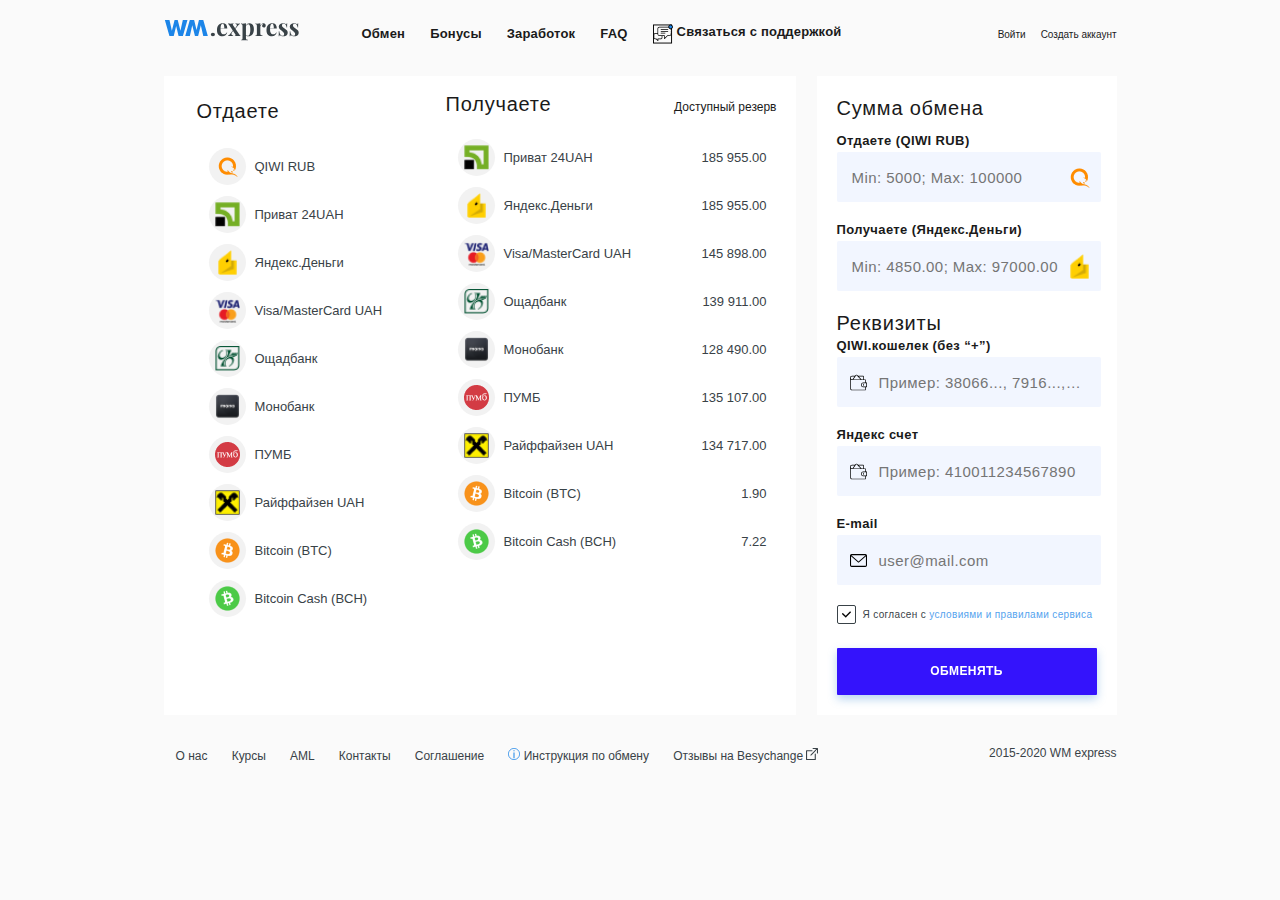
<file: index.html>
<!DOCTYPE html>
<html class="" lang="ru">
  <head>
    <meta charset="utf-8" />
    <title>Express</title>
    <meta name="description" content="" />

    <meta name="viewport" content="width=device-width, initial-scale=1" />

    <meta name="format-detection" content="telephone=no" />

    <link rel="shortcut icon" href="img/favicon.ico" />

    <link href="scss/style.css" rel="stylesheet" media="screen" />
    
    <!-- <style>
      div.old-browser {
        height: 100vh;
        position: relative;
      }
      div.old-browser p {
        margin: 0;
        font-size: 20px;
        position: absolute;
        top: 50%;
        left: 50%;
        margin-right: -50%;
        transform: translate(-50%, -50%);
      }
    </style>
    <script>
      var ua = window.navigator.userAgent;

      if (
        ua.search("MSIE") > 0 ||
        ua.search("Edge") > 0 ||
        ua.search("Trident/") > 0
      )
        oldBrowser();

      function oldBrowser() {
        var fragment =
          "<div class='old-browser'> \
          <p>Вы используете устаревший браузер!<br>Пожалуйста, зайдите к нам, например с помощью:<br><br> \
          <a href='https://www.google.com/chrome/'>Google Chrome</a><br><br> \
          <a href='https://browser.yandex.ru/'>Яндекс Браузер</a><br><br> \
          <a href='https://www.opera.com/'>Opera</a><br><br> \
          <a href='https://www.mozilla.org/'>Firefox</a><br><br> \
          Safari.</p> \
          </div>";

        document.addEventListener("DOMContentLoaded", function () {
          document.body.innerHTML = fragment;
        });
      }
    </script> -->
   
   
  </head>

  <body class="body">
    
    <div class="page__inner">
      
    
      <div class="page__content">
        <div class="page__content-wrapp ">
         
        <header class="page-header" role="banner">
          <div class="container">
            <div class="page-header__inner">
               
              <div class="logo">
                <div class="logo-inner">
                  <div class="logo-img">
                    <a href="#">  <img src="img/logo.svg" alt="logo"></a>
                  
                  </div>
                 
                </div>
              </div>
              <div class="page-header__wrapp">
              <nav id="main-nav" class="main-nav" role="navigation">
                <ul class="menu-desktop__box">
                  <li class="menu-desktop__li"><a class="menu-desktop__item" href="#">Обмен</a></li>
                  <li class="menu-desktop__li"><a class="menu-desktop__item" href="#">Бонусы</a></li>
                  <li class="menu-desktop__li"><a class="menu-desktop__item" href="#">Заработок</a></li>
                  <li class="menu-desktop__li"><a class="menu-desktop__item" href="#">FAQ</a></li>
                  <li class="menu-desktop__li"><a class="menu-desktop__item menu-desktop__item--img" href="#"><img class="menu-icon" src="img/speak_2.svg" alt="speak">Связаться с поддержкой</a></li>

              
                </ul>
                <div class="hamburger-menu">
                  <input id="menu__toggle" type="checkbox" />
                  <label class="menu__btn" for="menu__toggle">
                    <span></span>
                  </label>
              
                  <ul class="menu__box">
                    <li class="menu__li"><a class="menu__item" href="#">ЗОбмен</a></li>
                    <li class="menu__li"><a class="menu__item" href="#">Бонусы</a></li>
                    <li class="menu__li"><a class="menu__item" href="#">Заработок</a></li>
                    <li class="menu__li"><a class="menu__item" href="#">FAQ</a></li>
                    <li class="menu__li"><a class="menu__item menu__item--img" href="#"> <img class="menu-icon" src="img/speak_2.svg" alt="speak"> Связаться с поддержкой</a></li>

                
                  </ul>
                </div>
              </nav>
            <div class="header-account">
              <botton class="entrance">
                <div class="entrance__inner">
                  <div class="entrance__text">Войти</div>
                </div>
              </botton>
              <bottom class="created-account">
                <div class="created-account__inner">
                  <div class="created-account__text">Создать аккаунт</div>
                </div>
              </bottom>
            </div>
          </div>
          
                                 
                                 
            </div>
          </div>
        </header>
     
       
        <main class="main" role="main" style="overflow: hidden;">
        

          
          <section class="wallets" id="wallets">
            <div class="container">
              <div class="wallets-inner">
         <div class="contribute">
           <h2 class="contribute__title">Отдаете</h2>
          <ul class="contribute__list">
            <li class="contribute__item">
              <div class="contribute-img">
                <img class="contribute__img" src="img/wallets_1.png" alt="wallets">
              </div>
              <div class="contribute__item-caption">
               <div class="contribute__text">QIWI RUB</div>
               <div class="contribute-check">
                <img class="contribute__check" src="img/check.svg" alt="check" >
               </div>
              </div>
            </li>
            <li class="contribute__item">
              <div class="contribute-img">
                <img class="contribute__img" src="img/wallets_2.png" alt="wallets">
              </div>
              <div class="contribute__item-caption">
               <div class="contribute__text">Приват 24UAH</div>
               <div class="contribute-check">
                <img class="contribute__check" src="img/check.svg" alt="check" >
               </div>
              </div>
            </li>
            <li class="contribute__item">
              <div class="contribute-img">
                <img class="contribute__img" src="img/wallets_3.png" alt="wallets">
              </div>
              <div class="contribute__item-caption">
               <div class="contribute__text">Яндекс.Деньги</div>
               <div class="contribute-check">
                <img class="contribute__check" src="img/check.svg" alt="check" >
               </div>
              </div>
            </li>
            <li class="contribute__item">
              <div class="contribute-img">
                <img class="contribute__img" src="img/wallets_4.png" alt="wallets">
              </div>
              <div class="contribute__item-caption">
               <div class="contribute__text">Visa/MasterCard UAH</div>
               <div class="contribute-check">
                <img class="contribute__check" src="img/check.svg" alt="check" >
               </div>
              </div>
            </li>
            <li class="contribute__item">
              <div class="contribute-img">
                <img class="contribute__img" src="img/wallets_5.png" alt="wallets">
              </div>
              <div class="contribute__item-caption">
               <div class="contribute__text">Ощадбанк</div>
               <div class="contribute-check">
                <img class="contribute__check" src="img/check.svg" alt="check" >
               </div>
              </div>
            </li>
            <li class="contribute__item">
              <div class="contribute-img">
                <img class="contribute__img" src="img/wallets_6.png" alt="wallets">
              </div>
              <div class="contribute__item-caption">
               <div class="contribute__text">Монобанк</div>
               <div class="contribute-check">
                <img class="contribute__check" src="img/check.svg" alt="check" >
               </div>
              </div>
            </li>
            <li class="contribute__item">
              <div class="contribute-img">
                <img class="contribute__img" src="img/wallets_7.png" alt="wallets">
              </div>
              <div class="contribute__item-caption">
               <div class="contribute__text">ПУМБ</div>
               <div class="contribute-check">
                <img class="contribute__check" src="img/check.svg" alt="check" >
               </div>
              </div>
            </li>
            <li class="contribute__item">
              <div class="contribute-img">
                <img class="contribute__img" src="img/wallets_8.png" alt="wallets">
              </div>
              <div class="contribute__item-caption">
               <div class="contribute__text">Райффайзен UAH</div>
               <div class="contribute-check">
                <img class="contribute__check" src="img/check.svg" alt="check" >
               </div>
              </div>
            </li>
            <li class="contribute__item">
              <div class="contribute-img">
                <img class="contribute__img" src="img/wallets_9.png" alt="wallets">
              </div>
              <div class="contribute__item-caption">
               <div class="contribute__text">Bitcoin (BTC)</div>
               <div class="contribute-check">
                <img class="contribute__check" src="img/check.svg" alt="check" >
               </div>
              </div>
            </li>
            <li class="contribute__item">
              <div class="contribute-img">
                <img class="contribute__img" src="img/wallets_10.png" alt="wallets">
              </div>
              <div class="contribute__item-caption">
               <div class="contribute__text">Bitcoin Cash (BCH)</div>
               <div class="contribute-check">
                <img class="contribute__check" src="img/check.svg" alt="check" >
               </div>
              </div>
            </li>
          </ul>
         </div>
         <div class="fetch">
           <div class="fetch__header"><h2 class="fetch__title">Получаете</h2>
           <div class="fetch__subtitle">Доступный резерв</div></div>
           
          <ul class="fetch__list">
            <li class="fetch__item">
              <div class="fetch-img">
                <img class="fetch__img" src="img/wallets_2.png" alt="wallets">
              </div>
              <div class="fetch__item-caption">
               <div class="fetch__text">Приват 24UAH</div>
               <div class="fetch-num">
              <div class="fetch-num__text">185 955.00</div>
               </div>
              </div>
            </li>
            <li class="fetch__item">
              <div class="fetch-img">
                <img class="fetch__img" src="img/wallets_3.png" alt="wallets">
              </div>
              <div class="fetch__item-caption">
               <div class="fetch__text">Яндекс.Деньги</div>
               <div class="fetch-num">
              <div class="fetch-num__text">185 955.00</div>
               </div>
              </div>
            </li>
            <li class="fetch__item">
              <div class="fetch-img">
                <img class="fetch__img" src="img/wallets_4.png" alt="wallets">
              </div>
              <div class="fetch__item-caption">
               <div class="fetch__text">Visa/MasterCard UAH</div>
               <div class="fetch-num">
              <div class="fetch-num__text">145 898.00</div>
               </div>
              </div>
            </li>
            <li class="fetch__item">
              <div class="fetch-img">
                <img class="fetch__img" src="img/wallets_5.png" alt="wallets">
              </div>
              <div class="fetch__item-caption">
               <div class="fetch__text">Ощадбанк</div>
               <div class="fetch-num">
              <div class="fetch-num__text">139 911.00</div>
               </div>
              </div>
            </li>
            <li class="fetch__item">
              <div class="fetch-img">
                <img class="fetch__img" src="img/wallets_6.png" alt="wallets">
              </div>
              <div class="fetch__item-caption">
               <div class="fetch__text">Монобанк</div>
               <div class="fetch-num">
              <div class="fetch-num__text">128 490.00</div>
               </div>
              </div>
            </li>
            <li class="fetch__item">
              <div class="fetch-img">
                <img class="fetch__img" src="img/wallets_7.png" alt="wallets">
              </div>
              <div class="fetch__item-caption">
               <div class="fetch__text">ПУМБ</div>
               <div class="fetch-num">
              <div class="fetch-num__text">135 107.00</div>
               </div>
              </div>
            </li>
            <li class="fetch__item">
              <div class="fetch-img">
                <img class="fetch__img" src="img/wallets_8.png" alt="wallets">
              </div>
              <div class="fetch__item-caption">
               <div class="fetch__text">Райффайзен UAH</div>
               <div class="fetch-num">
              <div class="fetch-num__text">134 717.00</div>
               </div>
              </div>
            </li>
            <li class="fetch__item">
              <div class="fetch-img">
                <img class="fetch__img" src="img/wallets_9.png" alt="wallets">
              </div>
              <div class="fetch__item-caption">
               <div class="fetch__text">Bitcoin (BTC)</div>
               <div class="fetch-num">
              <div class="fetch-num__text">1.90</div>
               </div>
              </div>
            </li>
            <li class="fetch__item">
              <div class="fetch-img">
                <img class="fetch__img" src="img/wallets_10.png" alt="wallets">
              </div>
              <div class="fetch__item-caption">
               <div class="fetch__text">Bitcoin Cash (BCH)</div>
               <div class="fetch-num">
              <div class="fetch-num__text">7.22</div>
               </div>
              </div>
            </li>
         
          </ul>
        
            
            
          </div>
        
          
          <article class="trade" id="trade">
 
              <div class="trade-inner">
                
                  <form class="trade__form" action="">
                    <div class="trade-sum">
                    <h2 class="trade__title trade-sum__title">Сумма обмена</h2>

                      <label class="trade-text">
                        <span class="trade-text__name">Отдаете (QIWI RUB)</span>
                        <span class="trade-text__input-wrap">
                          <input
                            class="trade-text__input input-contribute input-img--right"
                            type="number"
                            placeholder="Min: 5000; Max: 100000"
                            id=""
                            name=""
                          />
                        </span>
                      </label>
                      <label class="trade-text">
                        <span class="trade-text__name">Получаете (Яндекс.Деньги)</span>
                        <span class="trade-text__input-wrap">
                          <input
                            class="trade-text__input input-fetch input-img--right"
                            type="number"
                            placeholder="Min: 4850.00; Max: 97000.00"
                            id=""
                            name=""
                          />
                        </span>
                      </label>
                    </div>
                  
                    <div class="trade-requisite">
                      <h2 class="trade__title trade-requisite__title">Реквизиты</h2>
                      <label class="trade-text">
                        <span class="trade-text__name">QIWI.кошелек (без “+”)</span>
                        <span class="trade-text__input-wrap">
                          <input
                            class="trade-text__input purse__input input-img--left"
                            type="number"
                            placeholder="Пример: 38066..., 7916..., ... "
                            id=""
                            name=""
                          />
                        </span>
                      </label>
                      <label class="trade-text">
                        <span class="trade-text__name">Яндекс счет</span>
                        <span class="trade-text__input-wrap">
                          <input
                            class="trade-text__input purse__input input-img--left"
                            type="number"
                            placeholder="Пример: 410011234567890"
                            id=""
                            name=""
                          />
                        </span>
                      </label>
                      <label class="trade-text">
                        <span class="trade-text__name">E-mail</span>
                        <span class="trade-text__input-wrap">
                          <input
                            class="trade-text__input email__input input-img--left"
                            type="text"
                            placeholder="user@mail.com"
                            id=""
                            name=""
                          />
                        </span>
                      </label>
                    </div>
                  </div>
                  <label class="trade-radio">
                    <input type="radio" name="color" value="trade-radio__input">
                    <span><span class="trade-radio__text" >Я согласен с <span class=" text-blue">условиями и правилами сервиса</span></span></span>
                  </label>
                  <div class="trade-btn">
                  <button  class="btn " >
                    <div class="btn__body-wrapp">
                    <div class="btn__body">
                      <span class="btn__text">Обменять</span>
                      </div>
                    </div>
                  </button>
                </div>
                </div>
                    <!-- <div class="field-actions">
                     
                    </div> -->
                  </form>
                </div>
              </div>
            </div>
            </div>
          </article>
          </section>
   
        </main>
      </div>
<footer class="footer">
  <div class="container">
    <div class="footer-inner">
    <ul class="footer__box">
      <li class="footer__li"><a class="footer__item" href="#">О нас</a></li>
      <li class="footer__li"><a class="footer__item" href="#">Курсы</a></li>
      <li class="footer__li"><a class="footer__item" href="#">AML</a></li>
      <li class="footer__li"><a class="footer__item" href="#">Контакты</a></li>
      <li class="footer__li"><a class="footer__item" href="#">Соглашение</a></li>
      
      <li class="footer__li"><a class="footer__item footer__item--img" href="#"> <img class="footer-icon" src="img/Иконка инструкция.svg" alt="speak"> Инструкция по обмену</a></li>
      <li class="footer__li"><a class="footer__item footer__item--img" href="#"> Отзывы на Besychange  <img class="footer-icon" src="img/foreign 1.svg" alt="speak"></a></li>

  
    </ul>
    <div class="footer-cop">
      <div class="footer-cop__text">2015-2020 WM express</div>
    </div>

  </div>
  </div>
</footer>
   
   
  </body>
</html>
</file>
<file: scss/style.css>
@font-face {
  font-family: "ProximaNova-Regular";
  src: url("../fonts/ProximaNova-Regular.eot") format("eot"), url("../fonts/ProximaNova-Regular.ttf") format("ttf");
}

@font-face {
  font-family: "Microsoft-Sans-Serif";
  src: url("../fonts/Microsoft-Sans-Serif.ttf") format("ttf");
}

body {
  width: 100%;
  margin: 0;
  color: #1a1a1a;
  overflow-x: hidden;
  font-family: "ProximaNova-Regular", sans-serif;
  background: #fafafa;
}

main {
  margin: 0 auto;
  margin-top: 33px;
  margin-bottom: 10px;
}

h1 {
  font-size: 28px;
  line-height: 42px;
  margin: 0;
}

h2 {
  margin: 0;
  font-family: "ProximaNova-Regular", sans-serif;
  font-weight: 500;
  font-size: 20px;
  line-height: 24px;
  letter-spacing: 0.04em;
}

h3 {
  font-size: 19px;
  line-height: 27px;
  margin: 0;
  font-family: "HelveticaNeueCyr-Bold", sans-serif;
}

h4 {
  margin: 0;
}

img {
  width: 100%;
}

a {
  margin: 0;
  text-decoration: none;
}

ul {
  margin: 0;
  padding: 0;
  list-style-type: none;
}

li {
  list-style-type: none;
}

p {
  margin: 0;
}

.page__inner {
  margin: 0 auto;
}

.container {
  display: block;
  width: calc(100% - 40px);
  margin-left: auto;
  margin-right: auto;
}

@media (min-width: 992px) {
  .container {
    width: 953px;
    margin: 0 auto;
  }
}

.page-header {
  position: relative;
  height: 33px;
  margin-top: 10px;
}

.page-header__img {
  position: absolute;
  top: 0;
  left: 50%;
  -webkit-transform: translateX(-35%);
          transform: translateX(-35%);
  width: 70%;
  margin: 0 auto;
}

.page-header__inner {
  display: -webkit-box;
  display: -ms-flexbox;
  display: flex;
  -webkit-box-pack: justify;
      -ms-flex-pack: justify;
          justify-content: space-between;
  -webkit-box-align: end;
      -ms-flex-align: end;
          align-items: flex-end;
}

.page-header__wrapp {
  width: 100%;
  display: -webkit-box;
  display: -ms-flexbox;
  display: flex;
  -webkit-box-pack: justify;
      -ms-flex-pack: justify;
          justify-content: space-between;
  -webkit-box-align: baseline;
      -ms-flex-align: baseline;
          align-items: baseline;
  padding-bottom: 3px;
}

.menu-desktop__box {
  margin-left: 62px;
}

.header-account {
  display: -webkit-box;
  display: -ms-flexbox;
  display: flex;
}

.main-nav {
  margin-right: -12px;
}

.btn-nav {
  height: 35px;
  min-width: 163px;
  text-align: center;
  font-size: 14px;
  line-height: 24px;
  border: 1px solid #ffffff;
  -webkit-box-sizing: border-box;
          box-sizing: border-box;
  border-radius: 20px;
  font-weight: 500;
  background-color: transparent;
  color: #000000;
}

#menu__toggle {
  opacity: 0;
}

#menu__toggle:checked ~ .menu__btn > span {
  -webkit-transform: rotate(45deg);
          transform: rotate(45deg);
  background-color: transparent;
}

#menu__toggle:checked ~ .menu__btn > span::before {
  top: 0;
  -webkit-transform: rotate(0);
          transform: rotate(0);
  background-color: #dedddd;
  border: none;
}

#menu__toggle:checked ~ .menu__btn > span::after {
  top: 0;
  -webkit-transform: rotate(90deg);
          transform: rotate(90deg);
  background-color: #dedddd;
  border: none;
}

#menu__toggle:checked ~ .menu__box {
  visibility: visible;
  left: 0;
}

.menu__btn {
  display: -webkit-box;
  display: -ms-flexbox;
  display: flex;
  -webkit-box-align: center;
      -ms-flex-align: center;
          align-items: center;
  -webkit-box-pack: end;
      -ms-flex-pack: end;
          justify-content: flex-end;
  position: relative;
  right: 5px;
  width: 30px;
  height: 20px;
  color: #000000;
  cursor: pointer;
  z-index: 100;
}

.menu__btn > span,
.menu__btn > span::before,
.menu__btn > span::after {
  display: block;
  position: absolute;
  width: 20px;
  height: 4px;
  top: 9px;
  right: 0px;
  background-color: #000000;
  -webkit-transition-duration: 0.25s;
          transition-duration: 0.25s;
}

.menu__btn > span::before {
  content: "";
  width: 30px;
  top: 9px;
}

.menu__btn > span::after {
  content: "";
  width: 30px;
  top: -9px;
}

.menu-icon {
  width: 20px;
  height: 20px;
  margin-right: 4px;
}

.menu-desktop__box {
  display: -webkit-box;
  display: -ms-flexbox;
  display: flex;
  padding: 0;
}

.menu-desktop__li {
  margin-right: 25px;
}

.menu-desktop__item {
  font-style: normal;
  font-weight: 600;
  font-size: 13px;
  line-height: 16px;
  letter-spacing: 0.015em;
  color: #1a1a1a;
  text-decoration: none;
}

.menu-desktop__item--img {
  display: -webkit-box;
  display: -ms-flexbox;
  display: flex;
}

.menu-desktop__item:hover {
  color: #1c85e8;
}

.menu__box {
  display: block;
  position: fixed;
  visibility: hidden;
  top: 0;
  left: -100%;
  width: 100%;
  height: 100%;
  margin: 0;
  padding: 140px 5% 80px 0;
  list-style: none;
  z-index: 99;
  font-size: 30px;
  line-height: 50px;
  text-align: center;
  letter-spacing: 0.04em;
  background: #fef9f6;
  -webkit-box-shadow: 1px 0px 6px rgba(0, 0, 0, 0.2);
          box-shadow: 1px 0px 6px rgba(0, 0, 0, 0.2);
  -webkit-transition-duration: 0.25s;
          transition-duration: 0.25s;
}

.menu__item {
  display: block;
  padding: 0px 24px;
  color: #454545;
  font-family: "HelveticaNeueCyr-Roman", sans-serif;
  font-size: 20px;
  line-height: 35px;
  text-align: center;
  letter-spacing: 0.04em;
  text-decoration: none;
  -webkit-transition-duration: 0.25s;
          transition-duration: 0.25s;
}

.menu__item:hover {
  color: #1c85e8;
}

.main-nav__item--active > .main-nav__link {
  color: #000000;
}

.sticky .main-nav__link {
  color: #000000;
}

.logo {
  display: block;
}

.logo-img {
  width: 136px;
}

.logo__link {
  white-space: nowrap;
  display: block;
  margin-top: 10px;
  margin-bottom: 20px;
}

.logo__caption {
  max-width: 310px;
}

@media (min-width: 892px) {
  .hamburger-menu {
    display: none;
  }
}

@media (max-width: 891px) {
  .menu-desktop__box {
    display: none;
  }
  .hamburger-menu {
    display: block;
    margin-top: -30px;
  }
  .main-nav {
    -webkit-box-ordinal-group: 3;
        -ms-flex-order: 2;
            order: 2;
  }
  .page-header__wrapp {
    -webkit-box-align: center;
        -ms-flex-align: center;
            align-items: center;
  }
  .header-account {
    margin-left: 30%;
    padding-bottom: 15px;
  }
}

@media (max-width: 767px) {
  .contribute {
    -ms-flex-preferred-size: 32%;
        flex-basis: 32%;
  }
}

@media (max-width: 479px) {
  .header-account {
    display: none;
  }
  .page-header__wrapp {
    -webkit-box-pack: end;
        -ms-flex-pack: end;
            justify-content: flex-end;
  }
}

.wallets-inner {
  display: -webkit-box;
  display: -ms-flexbox;
  display: flex;
}

.contribute {
  -ms-flex-preferred-size: 25%;
      flex-basis: 25%;
  min-width: 230px;
  padding: 23px 0 13px 33px;
  background-color: #fff;
}

.contribute__title {
  font-weight: 500;
  font-size: 20px;
  line-height: 24px;
  letter-spacing: 0.04em;
  padding-bottom: 19px;
}

.contribute__item {
  display: -webkit-box;
  display: -ms-flexbox;
  display: flex;
  -webkit-box-pack: justify;
      -ms-flex-pack: justify;
          justify-content: space-between;
  padding: 6px 10px 5px 12px;
}

.contribute__img {
  width: 25px;
  height: 25px;
}

.contribute__item-caption {
  width: 100%;
  display: -webkit-box;
  display: -ms-flexbox;
  display: flex;
  -webkit-box-pack: justify;
      -ms-flex-pack: justify;
          justify-content: space-between;
}

.contribute__text {
  display: -webkit-box;
  display: -ms-flexbox;
  display: flex;
  -webkit-box-align: center;
      -ms-flex-align: center;
          align-items: center;
  font-size: 13px;
  line-height: 16px;
  color: #394247;
}

.contribute__check {
  width: 20px;
  height: 20px;
  visibility: hidden;
  opacity: 0;
  -webkit-transition: visibility 0s linear 300ms, opacity 300ms;
  transition: visibility 0s linear 300ms, opacity 300ms;
}

.contribute-img {
  display: -webkit-box;
  display: -ms-flexbox;
  display: flex;
  -webkit-box-pack: center;
      -ms-flex-pack: center;
          justify-content: center;
  -webkit-box-align: center;
      -ms-flex-align: center;
          align-items: center;
  height: 37px;
  width: 37px;
  min-width: 37px;
  border-radius: 50%;
  background-color: #f2f2f2;
  margin-right: 9px;
}

.contribute-check {
  display: -webkit-box;
  display: -ms-flexbox;
  display: flex;
  -webkit-box-align: center;
      -ms-flex-align: center;
          align-items: center;
}

.contribute__item:hover {
  background-color: #fafafa;
}

.contribute__item:hover .contribute__check {
  visibility: visible;
  opacity: 1;
  -webkit-transition: visibility 0s linear 0s, opacity 300ms;
  transition: visibility 0s linear 0s, opacity 300ms;
}

.fetch {
  -ms-flex-preferred-size: 40%;
      flex-basis: 40%;
  padding: 16px 19px 71px;
  margin-right: 21px;
  background-color: #fff;
}

.fetch__header {
  display: -webkit-box;
  display: -ms-flexbox;
  display: flex;
  -webkit-box-pack: justify;
      -ms-flex-pack: justify;
          justify-content: space-between;
  -webkit-box-align: baseline;
      -ms-flex-align: baseline;
          align-items: baseline;
}

.fetch__title {
  font-weight: 500;
  font-size: 20px;
  line-height: 24px;
  letter-spacing: 0.04em;
  padding-bottom: 17px;
}

.fetch__subtitle {
  height: -webkit-fit-content;
  height: -moz-fit-content;
  height: fit-content;
  font-size: 12px;
  line-height: 15px;
}

.fetch__item {
  display: -webkit-box;
  display: -ms-flexbox;
  display: flex;
  -webkit-box-pack: justify;
      -ms-flex-pack: justify;
          justify-content: space-between;
  padding: 6px 10px 5px 12px;
}

.fetch__img {
  width: 25px;
  height: 25px;
}

.fetch__item-caption {
  width: 100%;
  display: -webkit-box;
  display: -ms-flexbox;
  display: flex;
  -webkit-box-pack: justify;
      -ms-flex-pack: justify;
          justify-content: space-between;
}

.fetch__text {
  display: -webkit-box;
  display: -ms-flexbox;
  display: flex;
  -webkit-box-align: center;
      -ms-flex-align: center;
          align-items: center;
  display: flex;
  align-items: center;
  font-size: 13px;
  line-height: 16px;
  color: #394247;
}

.fetch-img {
  display: -webkit-box;
  display: -ms-flexbox;
  display: flex;
  -webkit-box-pack: center;
      -ms-flex-pack: center;
          justify-content: center;
  -webkit-box-align: center;
      -ms-flex-align: center;
          align-items: center;
  height: 37px;
  width: 37px;
  min-width: 37px;
  border-radius: 50%;
  background-color: #f2f2f2;
  margin-right: 9px;
}

.fetch__item:hover {
  background-color: #fafafa;
}

.fetch__item:hover .fetch-num__text {
  visibility: hidden;
  opacity: 0;
  -webkit-transition: visibility 0s linear 300ms, opacity 300ms;
  transition: visibility 0s linear 300ms, opacity 300ms;
}

.fetch-num {
  display: -webkit-box;
  display: -ms-flexbox;
  display: flex;
  -webkit-box-align: center;
      -ms-flex-align: center;
          align-items: center;
}

.fetch-num__text {
  font-size: 13px;
  line-height: 16px;
  /* identical to box height */
  display: -webkit-box;
  display: -ms-flexbox;
  display: flex;
  color: #394247;
  visibility: visible;
  opacity: 1;
  -webkit-transition: visibility 0s linear 0s, opacity 300ms;
  transition: visibility 0s linear 0s, opacity 300ms;
}

@media (max-width: 991px) {
  .wallets-inner {
    -ms-flex-wrap: wrap;
        flex-wrap: wrap;
  }
  .contribute {
    -ms-flex-preferred-size: 40%;
        flex-basis: 40%;
  }
  .fetch {
    -ms-flex-preferred-size: 51.5%;
        flex-basis: 51.5%;
    margin: 0;
  }
}

@media (max-width: 697px) {
  .contribute {
    -ms-flex-preferred-size: 100%;
        flex-basis: 100%;
  }
  .fetch {
    -ms-flex-preferred-size: 100%;
        flex-basis: 100%;
  }
}

.trade {
  width: 300px;
  min-width: 300px;
  background-color: #fff;
}

.trade-sum {
  padding: 20px 20px 0 20px;
}

.trade-sum__title {
  padding-bottom: 13px;
}

.trade-text {
  display: -webkit-box;
  display: -ms-flexbox;
  display: flex;
  -webkit-box-orient: vertical;
  -webkit-box-direction: normal;
      -ms-flex-direction: column;
          flex-direction: column;
  margin-bottom: 20px;
}

.trade-text__name {
  font-weight: 600;
  font-size: 13px;
  line-height: 16px;
  letter-spacing: 0.03em;
  padding-bottom: 3px;
}

.trade-text__input-wrap {
  max-width: 260px;
}

.trade-text__input {
  width: 100%;
  height: 48px;
  background: #f2f6ff;
  border-radius: 2px;
  border: transparent;
  font-size: 15px;
  line-height: 18px;
  letter-spacing: 0.03em;
  color: #9b9b9b;
  text-overflow: ellipsis;
}

.trade-requisite {
  padding: 0px 20px 0px 20px;
}

.trade-requisite__title {
  padding-bottom: 3px;
}

.input-contribute {
  background-image: url("../img/wallets_1.png");
  background-position: 230px 50%;
  background-repeat: no-repeat;
  background-size: 25px;
}

.input-fetch {
  background-image: url("../img/wallets_3.png");
  background-position: 230px 50%;
  background-repeat: no-repeat;
  background-size: 25px;
}

.purse__input {
  background-image: url("../img/wallet 1.svg");
  background-position: 13px 50%;
  background-repeat: no-repeat;
  background-size: 17px;
}

.email__input {
  background-image: url("../img/email 1.svg");
  background-position: 13px 50%;
  background-repeat: no-repeat;
  background-size: 17px;
}

.trade-radio > input {
  position: absolute;
  z-index: -1;
  opacity: 0;
}

.trade-radio > span {
  display: -webkit-inline-box;
  display: -ms-inline-flexbox;
  display: inline-flex;
  -webkit-box-align: center;
      -ms-flex-align: center;
          align-items: center;
  -webkit-user-select: none;
     -moz-user-select: none;
      -ms-user-select: none;
          user-select: none;
  font-size: 10px;
  line-height: 11px;
  letter-spacing: 0.035em;
  color: #394247;
  padding-left: 20px;
}

.trade-radio > span::before {
  content: "";
  display: inline-block;
  min-width: 19px;
  height: 19px;
  border: 0.5px solid #394247;
  -webkit-box-sizing: border-box;
          box-sizing: border-box;
  border-radius: 2px;
  background-image: url("../img/confirm 1.svg");
  background-position: center;
  background-repeat: no-repeat;
}

.trade-radio > input:not(:disabled):not(:checked) + span:hover::before {
  border-color: #f2f6ff;
}

.trade-radio > input:not(:disabled):active + span::before {
  background-color: #f2f6ff;
  border-color: #f2f6ff;
}

.trade-radio > input:focus:not(:checked) + span::before {
  border-color: #f2f6ff;
}

.trade-radio > input:checked + span::before {
  border-color: #0b76ef;
  background-color: #0b76ef;
  background-image: url("../img/confirm 1.svg");
  background-position: center;
  background-repeat: no-repeat;
}

.trade-radio > input:disabled + span::before {
  background-color: #e9ecef;
}

.trade-radio__text {
  padding-left: 7px;
}

.text-blue {
  color: #55a3ee;
}

.input-img--left::-webkit-input-placeholder {
  padding-left: 40px;
}

.input-img--left:-ms-input-placeholder {
  padding-left: 40px;
}

.input-img--left::-ms-input-placeholder {
  padding-left: 40px;
}

.input-img--left::placeholder {
  padding-left: 40px;
}

.input-img--right::-webkit-input-placeholder {
  padding-left: 13px;
  padding-right: 20px;
}

.input-img--right:-ms-input-placeholder {
  padding-left: 13px;
  padding-right: 20px;
}

.input-img--right::-ms-input-placeholder {
  padding-left: 13px;
  padding-right: 20px;
}

.input-img--right::placeholder {
  padding-left: 13px;
  padding-right: 20px;
}

.trade-btn {
  padding: 20px;
}

@media (max-width: 991px) {
  .trade {
    width: 100%;
  }
  .trade__form {
    display: -webkit-box;
    display: -ms-flexbox;
    display: flex;
  }
  .trade-sum {
    -ms-flex-preferred-size: 50%;
        flex-basis: 50%;
  }
  .trade-requisite {
    -ms-flex-preferred-size: 50%;
        flex-basis: 50%;
  }
}

@media (max-width: 697px) {
  .trade__form {
    -webkit-box-orient: vertical;
    -webkit-box-direction: normal;
        -ms-flex-direction: column;
            flex-direction: column;
  }
  .trade-sum {
    -ms-flex-preferred-size: auto;
        flex-basis: auto;
  }
  .trade-requisite {
    -ms-flex-preferred-size: auto;
        flex-basis: auto;
  }
}

@media (max-width: 379px) {
  .trade-text__input-wrap {
    max-width: 230px;
  }
  .input-contribute {
    background-position: 200px 50%;
  }
  .input-fetch {
    background-position: 200px 50%;
  }
}

.footer {
  display: -webkit-box;
  display: -ms-flexbox;
  display: flex;
  -webkit-box-align: center;
      -ms-flex-align: center;
          align-items: center;
  height: 59px;
}

.footer__box {
  display: -webkit-box;
  display: -ms-flexbox;
  display: flex;
  -ms-flex-pack: distribute;
      justify-content: space-around;
  -ms-flex-preferred-size: 70%;
      flex-basis: 70%;
}

.footer__item {
  font-size: 12px;
  line-height: 14px;
  /* identical to box height */
  font-family: "Microsoft-Sans-Serif", sans-serif;
  color: #394247;
}

.footer__item:hover {
  color: #1c85e8;
}

.footer-inner {
  display: -webkit-box;
  display: -ms-flexbox;
  display: flex;
  -webkit-box-pack: justify;
      -ms-flex-pack: justify;
          justify-content: space-between;
}

.footer-icon {
  width: 12px;
  height: 12px;
}

.footer-cop__text {
  font-size: 12px;
  line-height: 14px;
  font-family: "Microsoft-Sans-Serif", sans-serif;
  color: #394247;
}

.footer-cop__text:hover {
  color: #1c85e8;
}

.btn {
  width: 260px;
  height: 47.02px;
  background: #3413fc;
  border-radius: 1px;
  -webkit-filter: drop-shadow(0px 4px 5px rgba(17, 114, 205, 0.3));
          filter: drop-shadow(0px 4px 5px rgba(17, 114, 205, 0.3));
  border: none;
  cursor: pointer;
}

.btn:focus {
  outline: none;
  border: none;
}

.btn:hover {
  background: #2503f2;
}

.btn__body {
  position: relative;
  display: -webkit-box;
  display: -ms-flexbox;
  display: flex;
  -webkit-box-pack: center;
      -ms-flex-pack: center;
          justify-content: center;
  -webkit-box-align: center;
      -ms-flex-align: center;
          align-items: center;
}

.btn__body--img {
  width: 12px;
  margin-right: 5px;
  margin-top: 3px;
}

.btn__text {
  width: 100%;
  font-weight: 600;
  font-size: 12px;
  line-height: 15px;
  text-align: center;
  letter-spacing: 0.035em;
  text-transform: uppercase;
  color: #ffffff;
}

.entrance {
  border: none;
  cursor: pointer;
}

.entrance__text {
  font-size: 10px;
  line-height: 11px;
  font-family: "Microsoft-Sans-Serif", sans-serif;
  color: #1a1a1a;
}

.entrance__text:hover {
  color: #1c85e8;
}

.created-account {
  cursor: pointer;
  margin-left: 15px;
}

.created-account__text {
  font-size: 10px;
  line-height: 11px;
  font-family: "Microsoft-Sans-Serif", sans-serif;
  color: #1a1a1a;
}

.created-account__text:hover {
  color: #1c85e8;
}
/*# sourceMappingURL=style.css.map */
</file>
